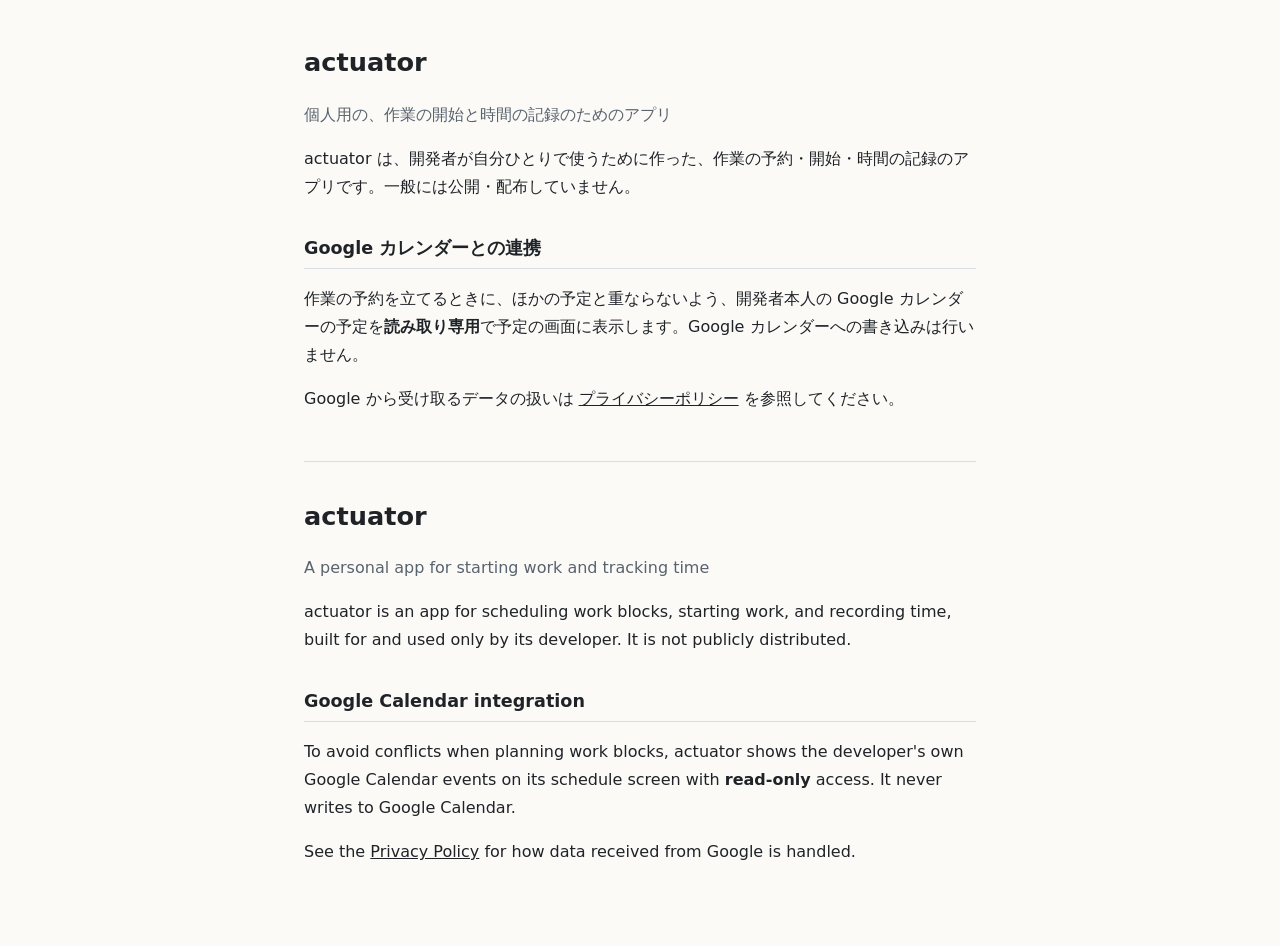
<file: index.html>
<!doctype html>
<html lang="ja">
<head>
<meta charset="utf-8">
<meta name="viewport" content="width=device-width, initial-scale=1">
<title>actuator</title>
<link rel="stylesheet" href="style.css">
</head>
<body>
<main>
<h1>actuator</h1>
<p class="lead">個人用の、作業の開始と時間の記録のためのアプリ</p>

<p>actuator は、開発者が自分ひとりで使うために作った、作業の予約・開始・時間の記録のアプリです。一般には公開・配布していません。</p>

<h2>Google カレンダーとの連携</h2>
<p>作業の予約を立てるときに、ほかの予定と重ならないよう、開発者本人の Google カレンダーの予定を<strong>読み取り専用</strong>で予定の画面に表示します。Google カレンダーへの書き込みは行いません。</p>
<p>Google から受け取るデータの扱いは <a href="privacy.html">プライバシーポリシー</a> を参照してください。</p>

<hr>

<h1>actuator</h1>
<p class="lead">A personal app for starting work and tracking time</p>
<p>actuator is an app for scheduling work blocks, starting work, and recording time, built for and used only by its developer. It is not publicly distributed.</p>

<h2>Google Calendar integration</h2>
<p>To avoid conflicts when planning work blocks, actuator shows the developer's own Google Calendar events on its schedule screen with <strong>read-only</strong> access. It never writes to Google Calendar.</p>
<p>See the <a href="privacy.html">Privacy Policy</a> for how data received from Google is handled.</p>
</main>
</body>
</html>
</file>
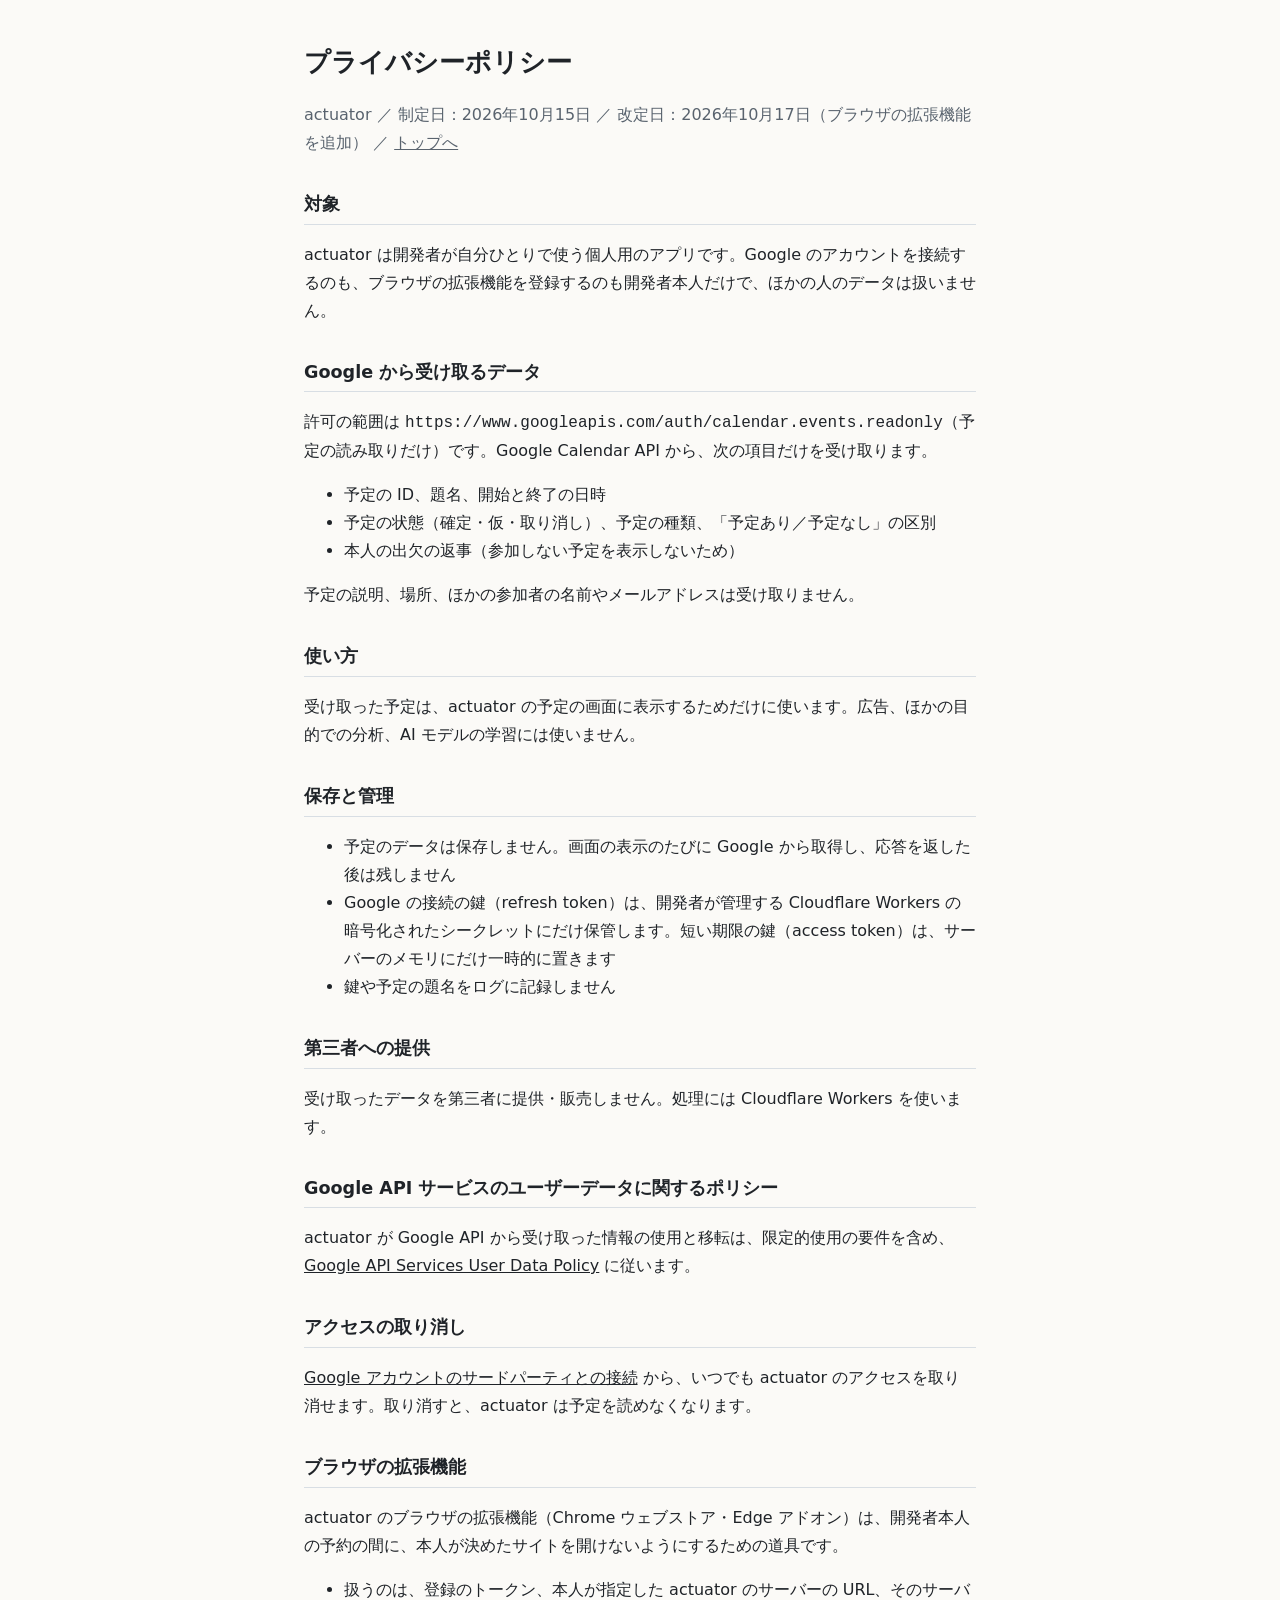
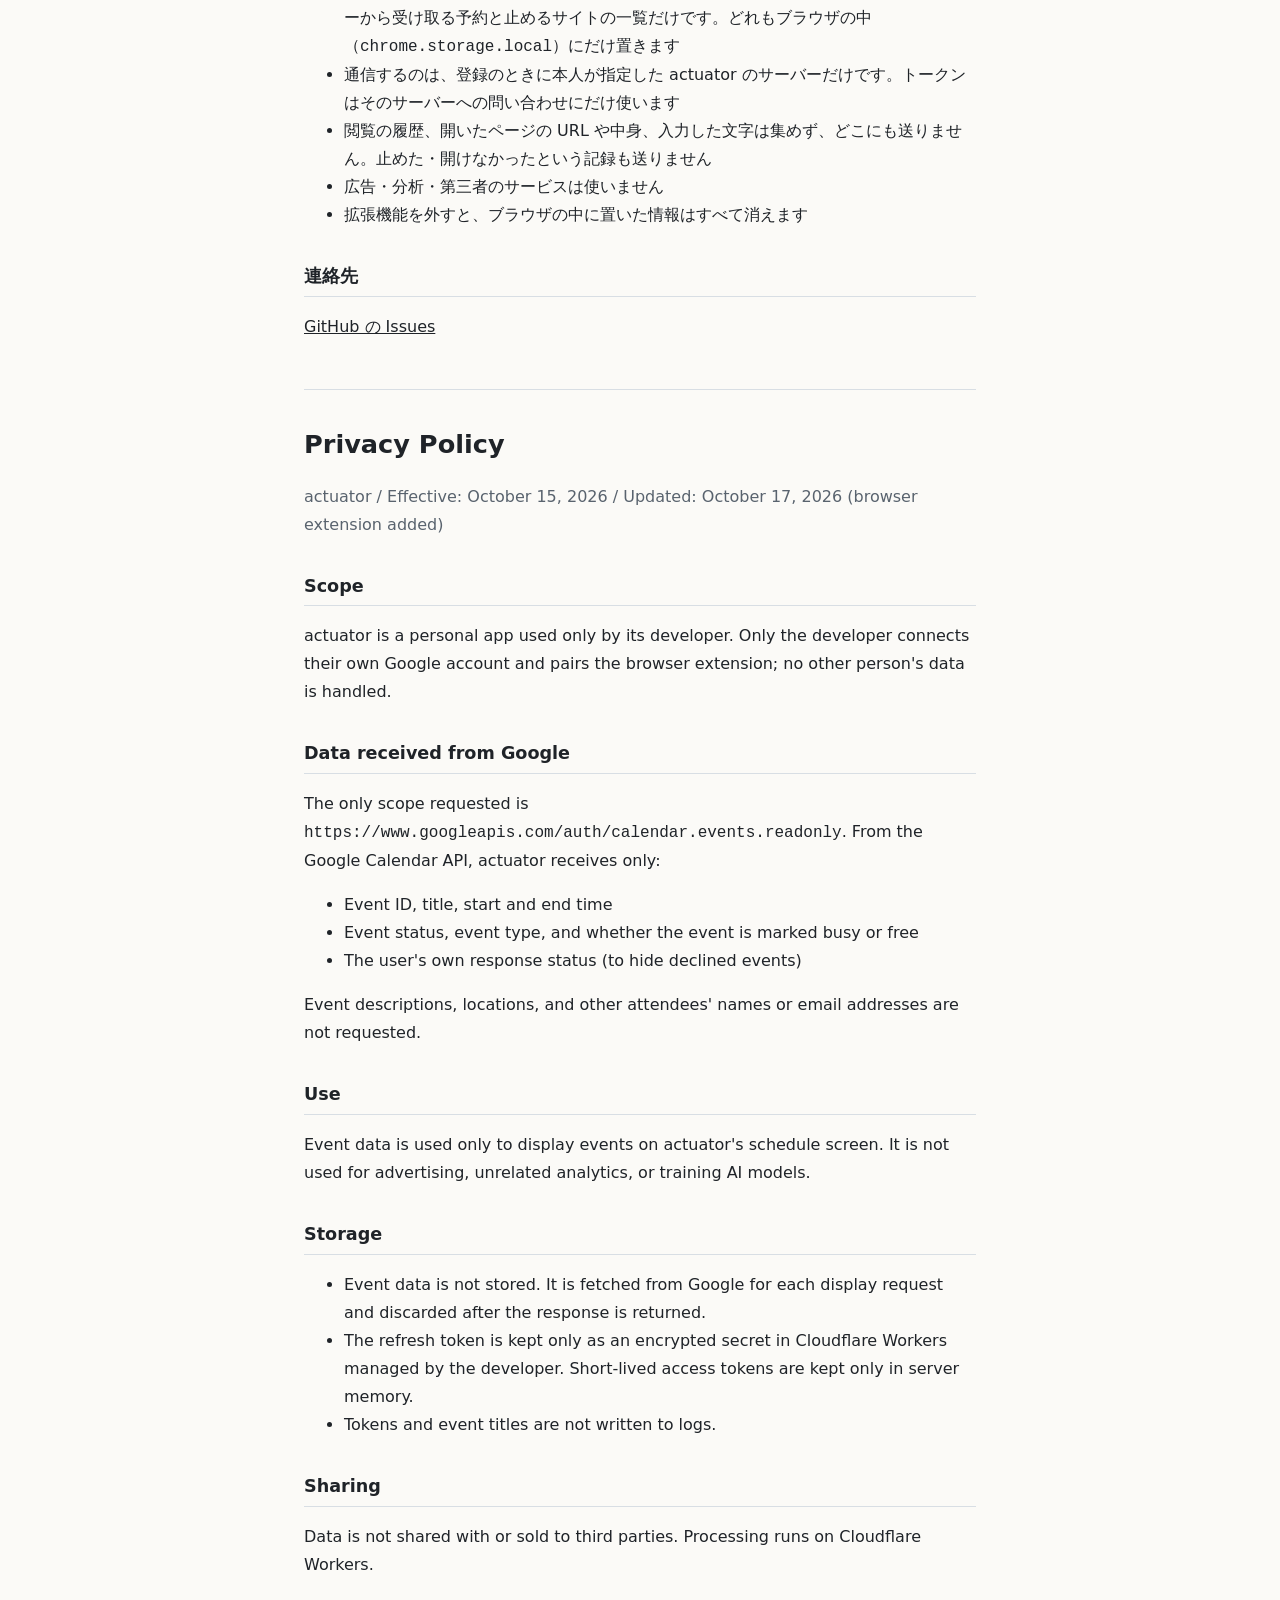
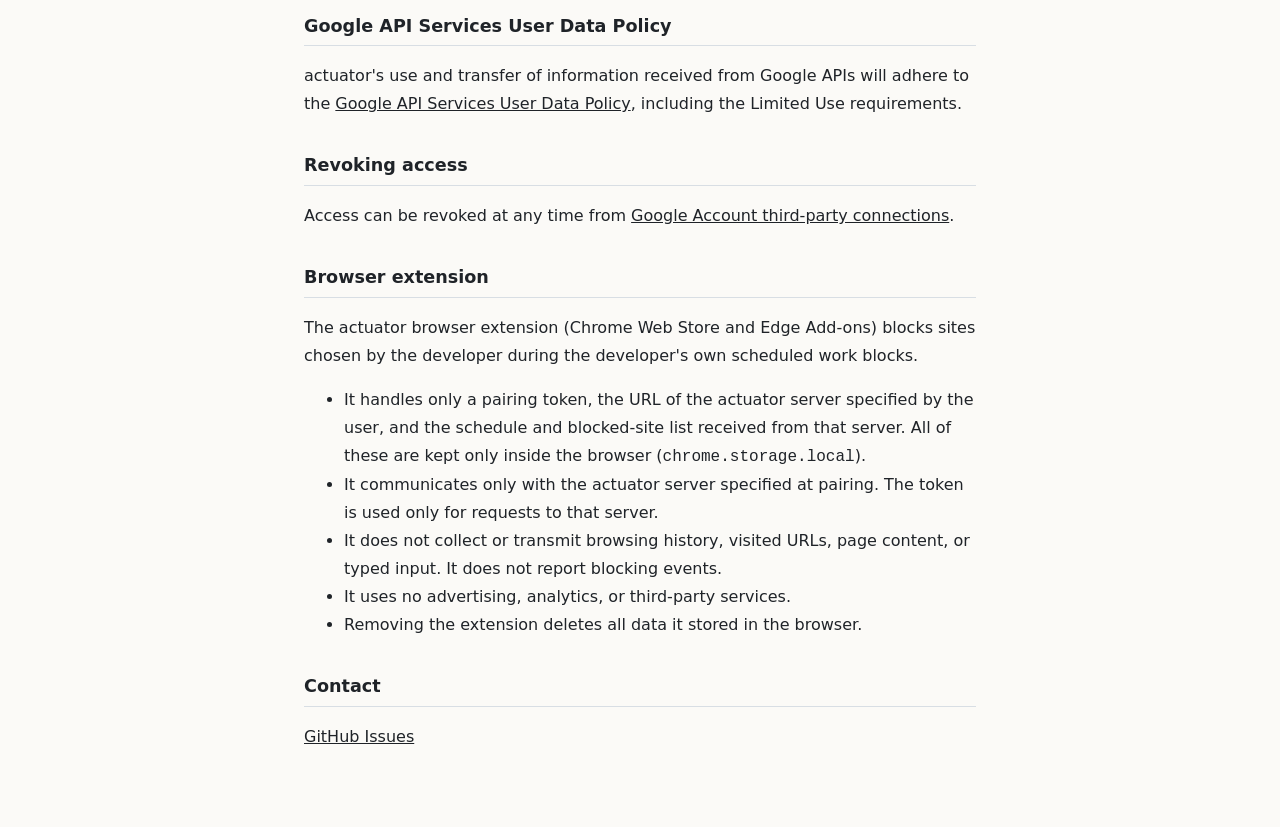
<file: privacy.html>
<!doctype html>
<html lang="ja">
<head>
<meta charset="utf-8">
<meta name="viewport" content="width=device-width, initial-scale=1">
<title>actuator プライバシーポリシー</title>
<link rel="stylesheet" href="style.css">
</head>
<body>
<main>
<h1>プライバシーポリシー</h1>
<p class="meta">actuator ／ 制定日：2026年10月15日 ／ 改定日：2026年10月17日（ブラウザの拡張機能を追加） ／ <a href="./">トップへ</a></p>

<h2>対象</h2>
<p>actuator は開発者が自分ひとりで使う個人用のアプリです。Google のアカウントを接続するのも、ブラウザの拡張機能を登録するのも開発者本人だけで、ほかの人のデータは扱いません。</p>

<h2>Google から受け取るデータ</h2>
<p>許可の範囲は <code>https://www.googleapis.com/auth/calendar.events.readonly</code>（予定の読み取りだけ）です。Google Calendar API から、次の項目だけを受け取ります。</p>
<ul>
<li>予定の ID、題名、開始と終了の日時</li>
<li>予定の状態（確定・仮・取り消し）、予定の種類、「予定あり／予定なし」の区別</li>
<li>本人の出欠の返事（参加しない予定を表示しないため）</li>
</ul>
<p>予定の説明、場所、ほかの参加者の名前やメールアドレスは受け取りません。</p>

<h2>使い方</h2>
<p>受け取った予定は、actuator の予定の画面に表示するためだけに使います。広告、ほかの目的での分析、AI モデルの学習には使いません。</p>

<h2>保存と管理</h2>
<ul>
<li>予定のデータは保存しません。画面の表示のたびに Google から取得し、応答を返した後は残しません</li>
<li>Google の接続の鍵（refresh token）は、開発者が管理する Cloudflare Workers の暗号化されたシークレットにだけ保管します。短い期限の鍵（access token）は、サーバーのメモリにだけ一時的に置きます</li>
<li>鍵や予定の題名をログに記録しません</li>
</ul>

<h2>第三者への提供</h2>
<p>受け取ったデータを第三者に提供・販売しません。処理には Cloudflare Workers を使います。</p>

<h2>Google API サービスのユーザーデータに関するポリシー</h2>
<p>actuator が Google API から受け取った情報の使用と移転は、限定的使用の要件を含め、<a href="https://developers.google.com/terms/api-services-user-data-policy">Google API Services User Data Policy</a> に従います。</p>

<h2>アクセスの取り消し</h2>
<p><a href="https://myaccount.google.com/connections">Google アカウントのサードパーティとの接続</a> から、いつでも actuator のアクセスを取り消せます。取り消すと、actuator は予定を読めなくなります。</p>

<h2 id="extension">ブラウザの拡張機能</h2>
<p>actuator のブラウザの拡張機能（Chrome ウェブストア・Edge アドオン）は、開発者本人の予約の間に、本人が決めたサイトを開けないようにするための道具です。</p>
<ul>
<li>扱うのは、登録のトークン、本人が指定した actuator のサーバーの URL、そのサーバーから受け取る予約と止めるサイトの一覧だけです。どれもブラウザの中（<code>chrome.storage.local</code>）にだけ置きます</li>
<li>通信するのは、登録のときに本人が指定した actuator のサーバーだけです。トークンはそのサーバーへの問い合わせにだけ使います</li>
<li>閲覧の履歴、開いたページの URL や中身、入力した文字は集めず、どこにも送りません。止めた・開けなかったという記録も送りません</li>
<li>広告・分析・第三者のサービスは使いません</li>
<li>拡張機能を外すと、ブラウザの中に置いた情報はすべて消えます</li>
</ul>

<h2>連絡先</h2>
<p><a href="https://github.com/hiraking/actuator-pages/issues">GitHub の Issues</a></p>

<hr>

<h1>Privacy Policy</h1>
<p class="meta">actuator / Effective: October 15, 2026 / Updated: October 17, 2026 (browser extension added)</p>

<h2>Scope</h2>
<p>actuator is a personal app used only by its developer. Only the developer connects their own Google account and pairs the browser extension; no other person's data is handled.</p>

<h2>Data received from Google</h2>
<p>The only scope requested is <code>https://www.googleapis.com/auth/calendar.events.readonly</code>. From the Google Calendar API, actuator receives only:</p>
<ul>
<li>Event ID, title, start and end time</li>
<li>Event status, event type, and whether the event is marked busy or free</li>
<li>The user's own response status (to hide declined events)</li>
</ul>
<p>Event descriptions, locations, and other attendees' names or email addresses are not requested.</p>

<h2>Use</h2>
<p>Event data is used only to display events on actuator's schedule screen. It is not used for advertising, unrelated analytics, or training AI models.</p>

<h2>Storage</h2>
<ul>
<li>Event data is not stored. It is fetched from Google for each display request and discarded after the response is returned.</li>
<li>The refresh token is kept only as an encrypted secret in Cloudflare Workers managed by the developer. Short-lived access tokens are kept only in server memory.</li>
<li>Tokens and event titles are not written to logs.</li>
</ul>

<h2>Sharing</h2>
<p>Data is not shared with or sold to third parties. Processing runs on Cloudflare Workers.</p>

<h2>Google API Services User Data Policy</h2>
<p>actuator's use and transfer of information received from Google APIs will adhere to the <a href="https://developers.google.com/terms/api-services-user-data-policy">Google API Services User Data Policy</a>, including the Limited Use requirements.</p>

<h2>Revoking access</h2>
<p>Access can be revoked at any time from <a href="https://myaccount.google.com/connections">Google Account third-party connections</a>.</p>

<h2 id="extension-en">Browser extension</h2>
<p>The actuator browser extension (Chrome Web Store and Edge Add-ons) blocks sites chosen by the developer during the developer's own scheduled work blocks.</p>
<ul>
<li>It handles only a pairing token, the URL of the actuator server specified by the user, and the schedule and blocked-site list received from that server. All of these are kept only inside the browser (<code>chrome.storage.local</code>).</li>
<li>It communicates only with the actuator server specified at pairing. The token is used only for requests to that server.</li>
<li>It does not collect or transmit browsing history, visited URLs, page content, or typed input. It does not report blocking events.</li>
<li>It uses no advertising, analytics, or third-party services.</li>
<li>Removing the extension deletes all data it stored in the browser.</li>
</ul>

<h2>Contact</h2>
<p><a href="https://github.com/hiraking/actuator-pages/issues">GitHub Issues</a></p>
</main>
</body>
</html>
</file>
<file: style.css>
:root { color-scheme: light dark; --bg: #fbfaf7; --fg: #1f2328; --muted: #59636e; --line: #d8dee4; }
@media (prefers-color-scheme: dark) { :root { --bg: #16181c; --fg: #e6e8eb; --muted: #9aa4b0; --line: #30363d; } }
body { margin: 0; background: var(--bg); color: var(--fg); font: 16px/1.75 system-ui, "Hiragino Sans", "Yu Gothic UI", sans-serif; }
main { max-width: 42rem; margin: 0 auto; padding: 2.5rem 1rem 4rem; }
h1 { font-size: 1.6rem; margin: 0 0 .25rem; }
h2 { font-size: 1.1rem; margin-top: 2rem; border-bottom: 1px solid var(--line); padding-bottom: .25rem; }
p.lead, .meta { color: var(--muted); }
a { color: inherit; }
hr { border: 0; border-top: 1px solid var(--line); margin: 3rem 0 2rem; }
</file>
